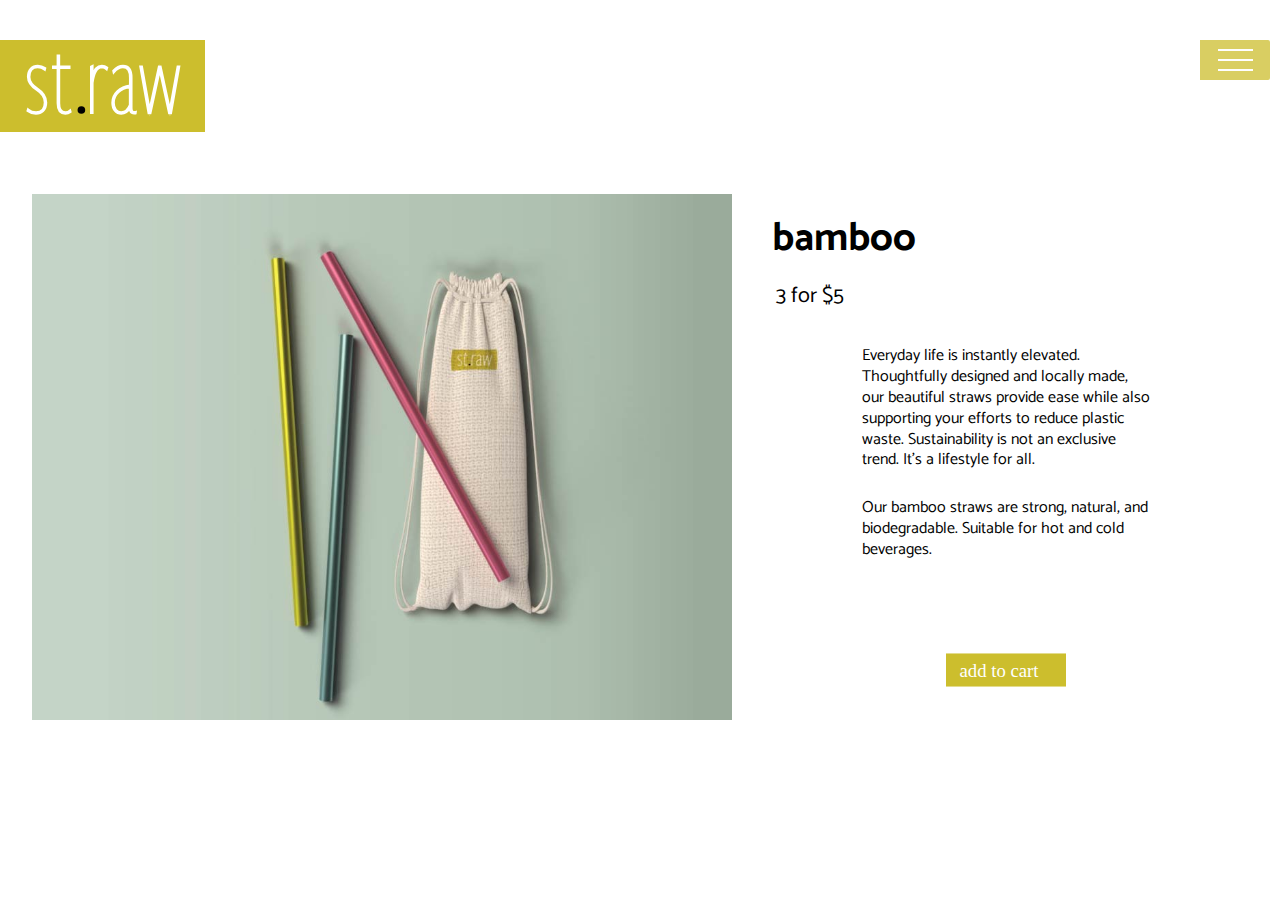
<file: product-bamboo.html>
<!DOCTYPE html>
<html lang="en">
<head>
    <meta charset="UTF-8">
    <meta name="viewport" content="width=device-width, initial-scale=1.0">
    <title>st. raw</title>
    <link rel="stylesheet" href="./assets/css/style-product.css">
    <link rel="stylesheet" media="screen and (min-width: 992px)" href="./assets/css/desktop-product.css">
</head>
<body>

    <header class="header logo-nav-wrapper header-shrink">
        <div>
            <img src="./assets/img/st-raw.svg" alt="saint raw logo" class="logo">
            <!--h1 class="company-title">st. raw</h1-->

        </div>


        <nav>
            <div class="outer-menu">
                <input class="checkbox-toggle" type="checkbox" />
                <div class="hamburger">
                    <div></div>
                </div>
                <div class="menu">
                    <div>
                        <div>
                            <ul>
                                <li><a href="#">home</a></li>
                                <li><a href="#">shop</a></li>
                                <li><a href="#">about</a></li>
                                <li><a href="#">my cart</a></li>
                            </ul>
                        </div>
                    </div>
                </div>
            </div>
        </nav>

    </header>

    <main>
        <div class="products">

            <div class="product-image">
                <img src="./assets/img/metal-product-shot.jpg" alt="">
            </div>

            <h1 class="title"> bamboo</h1>
            <h2 class="price"> 3 for $5</h2>
            <p class="description">Everyday life is instantly elevated. Thoughtfully designed and locally made, our beautiful straws provide ease while also supporting your efforts to reduce plastic waste. Sustainability is not an exclusive trend. It’s a lifestyle for all.
            </p>

            <p class="material-description">
                Our bamboo straws are strong, natural, and biodegradable. Suitable for hot and cold beverages.
            </p>


            <div class="add-to-cart">
                <a href=""><img src="./assets/img/add-to-cart-icon.svg" width="120" height="120" alt="add to cart button">
                </a>
            </div>
        </div>

    </main>



</body>
</html>
</file>
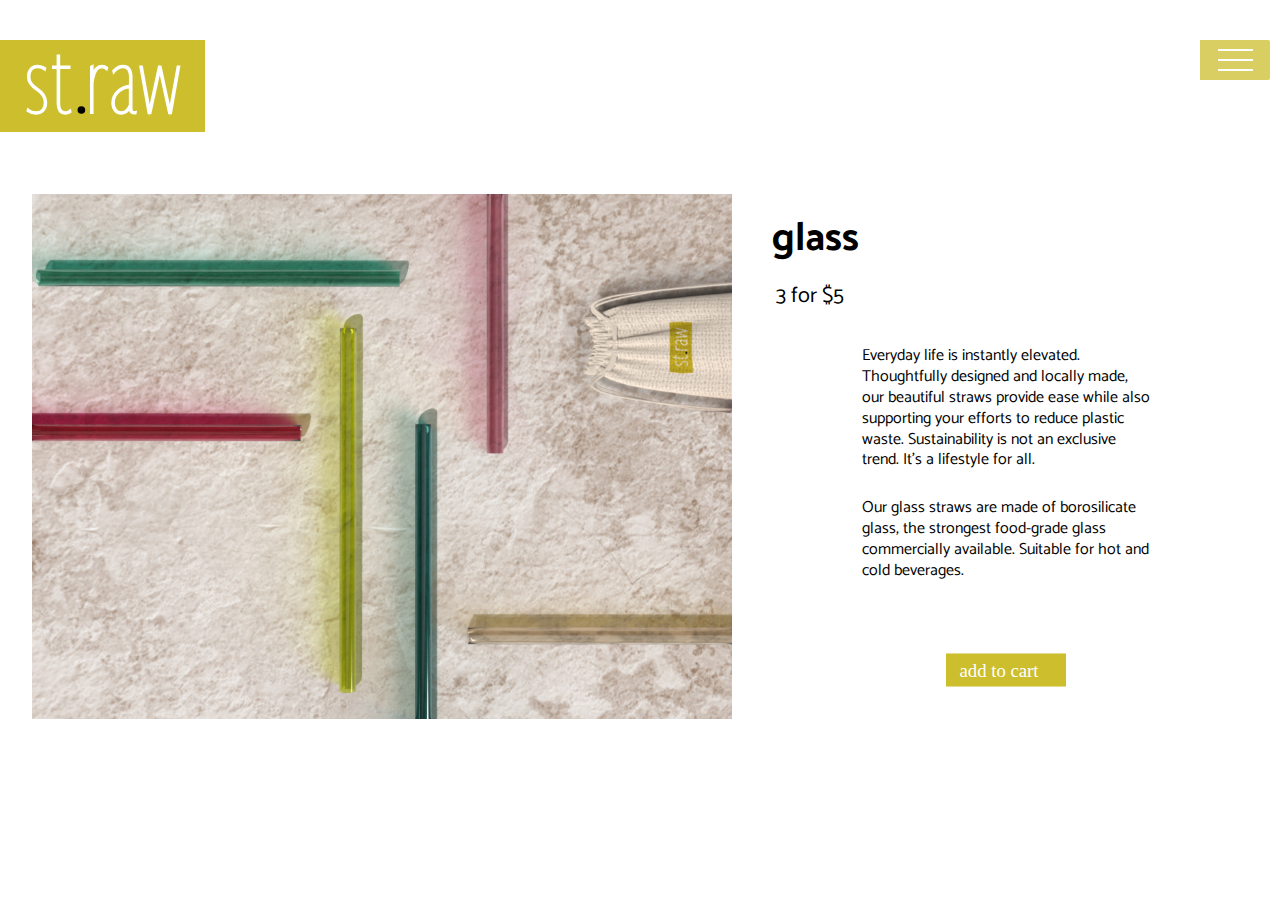
<file: product-glass.html>
<!DOCTYPE html>
<html lang="en">
<head>
    <meta charset="UTF-8">
    <meta name="viewport" content="width=device-width, initial-scale=1.0">
    <title>st. raw</title>
    <link rel="stylesheet" href="./assets/css/style-product.css">
    <link rel="stylesheet" media="screen and (min-width: 992px)" href="./assets/css/desktop-product.css">
</head>
<body>

    <header class="header logo-nav-wrapper header-shrink">
        <div>
            <img src="./assets/img/st-raw.svg" alt="saint raw logo" class="logo">
            <!--h1 class="company-title">st. raw</h1-->

        </div>


        <nav>
            <div class="outer-menu">
                <input class="checkbox-toggle" type="checkbox" />
                <div class="hamburger">
                    <div></div>
                </div>
                <div class="menu">
                    <div>
                        <div>
                            <ul>
                                <li><a href="#">home</a></li>
                                <li><a href="#">shop</a></li>
                                <li><a href="#">about</a></li>
                                <li><a href="#">my cart</a></li>
                            </ul>
                        </div>
                    </div>
                </div>
            </div>
        </nav>

    </header>

    <main>
        <div class="products">

            <div class="product-image">
                <img src="./assets/img/glass-product-shot.jpg" alt="glass straws and a pouch">
            </div>

            <h1 class="title"> glass </h1>
            <h2 class="price"> 3 for $5</h2>
            <p class="description">Everyday life is instantly elevated. Thoughtfully designed and locally made, our beautiful straws provide ease while also supporting your efforts to reduce plastic waste. Sustainability is not an exclusive trend. It’s a lifestyle for all.
            </p>

            <p class="material-description">
                Our glass straws are made of borosilicate glass, the strongest food-grade glass commercially available. Suitable for hot and cold beverages.

            </p>


            <div class="add-to-cart">
                <a href=""><img src="./assets/img/add-to-cart-icon.svg" width="120" height="120" alt="add to cart button">
                </a>
            </div>
        </div>

    </main>



</body>
</html>
</file>
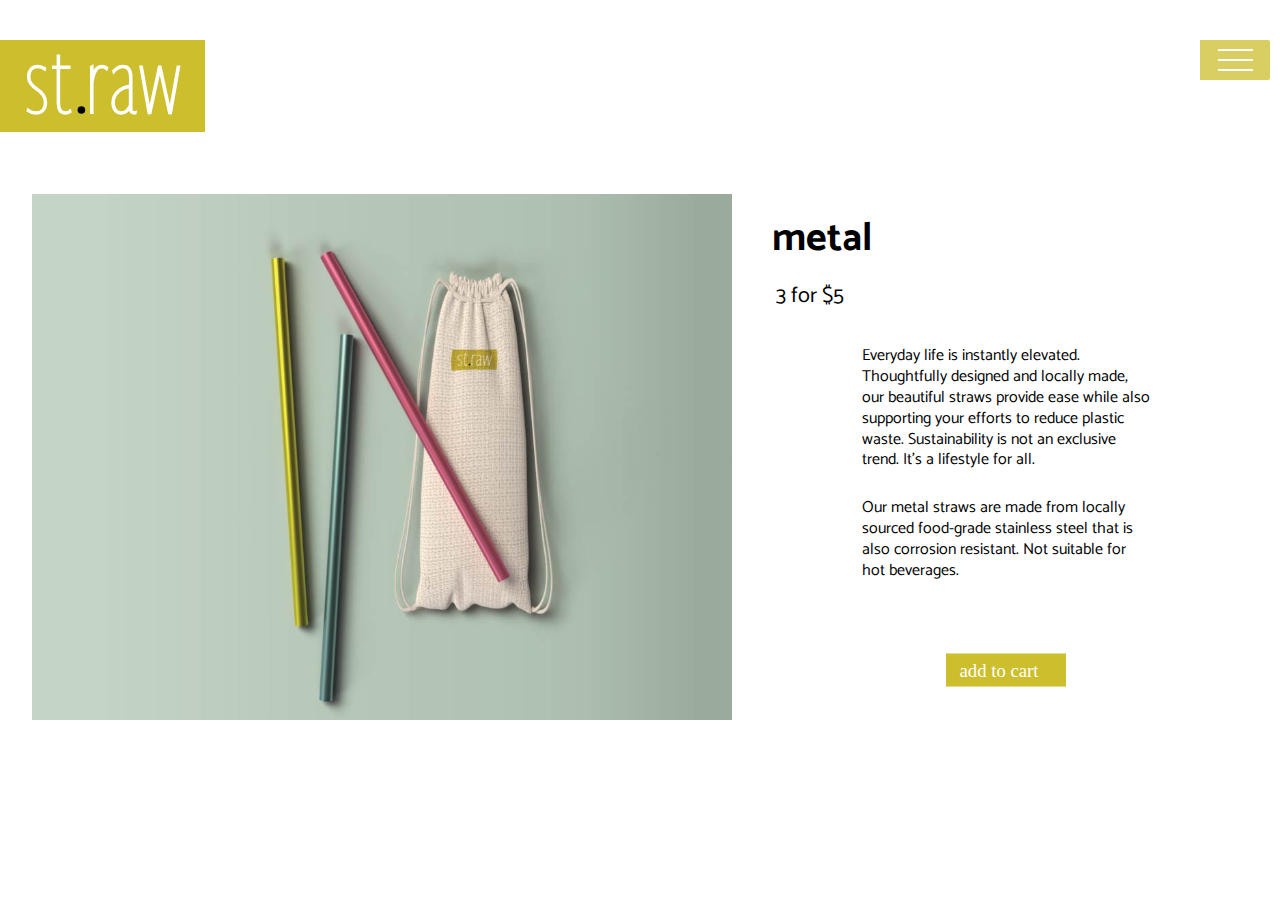
<file: product-metal.html>
<!DOCTYPE html>
<html lang="en">
<head>
    <meta charset="UTF-8">
    <meta name="viewport" content="width=device-width, initial-scale=1.0">
    <title>st. raw</title>
    <link rel="stylesheet" href="./assets/css/style-product.css">
    <link rel="stylesheet" media="screen and (min-width: 992px)" href="./assets/css/desktop-product.css">
</head>
<body>

    <header class="header logo-nav-wrapper header-shrink">
        <div>
            <img src="./assets/img/st-raw.svg" alt="saint raw logo" class="logo">
            <!--h1 class="company-title">st. raw</h1-->

        </div>


        <nav>
            <div class="outer-menu">
                <input class="checkbox-toggle" type="checkbox" />
                <div class="hamburger">
                    <div></div>
                </div>
                <div class="menu">
                    <div>
                        <div>
                            <ul>
                                <li><a href="#">home</a></li>
                                <li><a href="#">shop</a></li>
                                <li><a href="#">about</a></li>
                                <li><a href="#">my cart</a></li>
                            </ul>
                        </div>
                    </div>
                </div>
            </div>
        </nav>

    </header>

    <main>
        <div class="products">

            <div class="product-image">
                <img src="./assets/img/metal-product-shot.jpg" alt="3 metal straws and a pouch">
            </div>

            <h1 class="title"> metal</h1>
            <h2 class="price"> 3 for $5</h2>
            <p class="description">Everyday life is instantly elevated. Thoughtfully designed and locally made, our beautiful straws provide ease while also supporting your efforts to reduce plastic waste. Sustainability is not an exclusive trend. It’s a lifestyle for all.
            </p>

            <p class="material-description">
                Our metal straws are made from locally sourced food-grade stainless steel that is also corrosion resistant. Not suitable for hot beverages.
            </p>


            <div class="add-to-cart">
                <a href=""><img src="./assets/img/add-to-cart-icon.svg" width="120" height="120" alt="add to cart button">
                </a>
            </div>
        </div>

    </main>



</body>
</html>
</file>
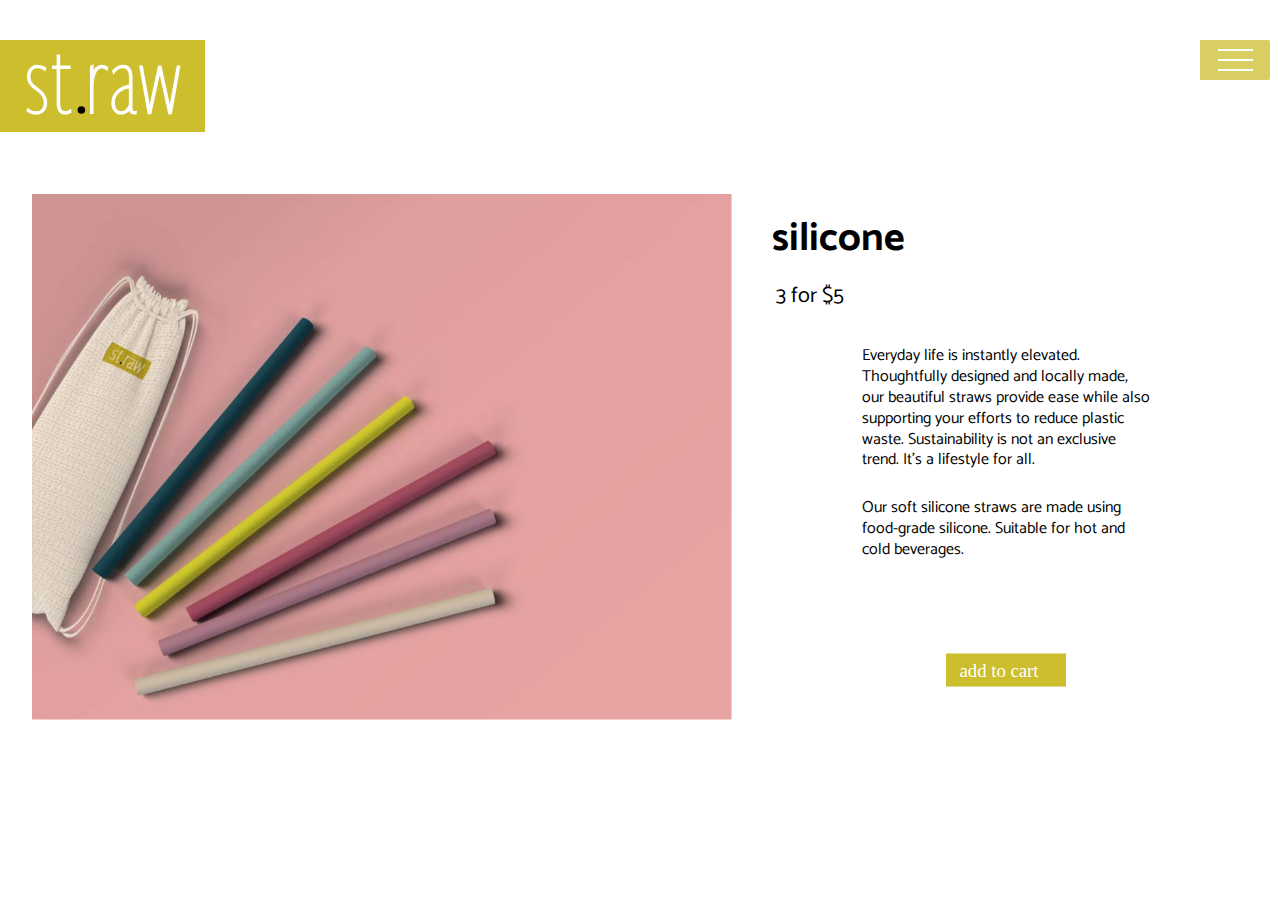
<file: product-silicone.html>
<!DOCTYPE html>
<html lang="en">
<head>
    <meta charset="UTF-8">
    <meta name="viewport" content="width=device-width, initial-scale=1.0">
    <title>st. raw</title>
    <link rel="stylesheet" href="./assets/css/style-product.css">
    <link rel="stylesheet" media="screen and (min-width: 992px)" href="./assets/css/desktop-product.css">
</head>
<body>

    <header class="header logo-nav-wrapper header-shrink">
        <div>
            <img src="./assets/img/st-raw.svg" alt="saint raw logo" class="logo">
            <!--h1 class="company-title">st. raw</h1-->

        </div>


        <nav>
            <div class="outer-menu">
                <input class="checkbox-toggle" type="checkbox" />
                <div class="hamburger">
                    <div></div>
                </div>
                <div class="menu">
                    <div>
                        <div>
                            <ul>
                                <li><a href="#">home</a></li>
                                <li><a href="#">shop</a></li>
                                <li><a href="#">about</a></li>
                                <li><a href="#">my cart</a></li>
                            </ul>
                        </div>
                    </div>
                </div>
            </div>
        </nav>

    </header>

    <main>
        <div class="products">

            <div class="product-image">
                <img src="./assets/img/silicone-product-shot.jpg" alt="silicone straws and a pouch">
            </div>

            <h1 class="title"> silicone</h1>
            <h2 class="price"> 3 for $5</h2>
            <p class="description">Everyday life is instantly elevated. Thoughtfully designed and locally made, our beautiful straws provide ease while also supporting your efforts to reduce plastic waste. Sustainability is not an exclusive trend. It’s a lifestyle for all.
            </p>

            <p class="material-description">
                Our soft silicone straws are made using food-grade silicone. Suitable for hot and cold beverages.
            </p>


            <div class="add-to-cart">
                <a href=""><img src="./assets/img/add-to-cart-icon.svg" width="120" height="120" alt="add to cart button">
                </a>
            </div>
        </div>

    </main>



</body>
</html>
</file>
<file: assets/css/style-product.css>
@import url('https://fonts.googleapis.com/css2?family=Catamaran:wght@100;200&family=Oxygen:wght@300&display=swap');

html {
  scroll-behavior: smooth;
}

body {
  background: #ffffff;
  margin: 0;
  padding: 0;
}

.header {
  display: grid;
  grid-template-columns: 1fr 1fr;
}

.logo {
  width: 40%;
  margin-top: 30px;
}

.logo-nav-wrapper {
  position: sticky;
  position: -webkit-sticky;
  top: 0;
  z-index: 3;
  background: #fff;
}

.logo-nav-wrapper.header-shrink {
  padding: 10px 0;
}

.products {
  display: grid;
  grid-template-columns: 1fr;
  grid-template-rows: 1fr 1fr 1fr 1fr;
}

.title {
  grid-column: 1 / 2;
  grid-row: 2 / 3;
  margin-top: 3.5em;
  margin-left: 1em;
  font-family: 'Catamaran', sans-serif;
  font-size: 28px;
}

.price {
  grid-column: 1 / 2;
  grid-row: 2 / 3;
  margin-top: 8.5em;
  margin-left: 2em;
  font-family: 'Catamaran', sans-serif;
  font-size: 16px;
  font-weight: normal;
}

.product-image {
  /* place-self: center; */
  grid-column: 1 / 2;
  grid-row: 1 / 3;
}
.product-image img {
  margin-top: 2em;
  width: 100%;
}

.description {
  grid-column: 1 / 2;
  grid-row: 2 / 4;
  margin-top: 14em;
  margin-left: auto;
  margin-right: auto;
  width: 18em;
  font-family: 'Catamaran', sans-serif;
  font-size: 13px;
  line-height: 1.3;
}

.material-description {
  grid-column: 1 / 2;
  grid-row: 3 / 4;
  margin-top: 9em;
  margin-left: auto;
  margin-right: auto;
  width: 18em;
  font-family: 'Catamaran', sans-serif;
  font-size: 13px;
  line-height: 1.3;
}

.add-to-cart {
  grid-column: 1 / 2;
  grid-row: 4 / 5;
  margin-top: -4em;
  place-self: center;
}

/*navigation-style*/
.flex-center {
  display: -webkit-box;
  display: flex;
  -webkit-box-align: center;
  align-items: center;
  -webkit-box-pack: center;
  justify-content: center;
}

a,
a:visited,
a:hover,
a:active {
  color: inherit;
  text-decoration: none;
}

.outer-menu {
  position: fixed;
  margin-top: 30px;
  right: 10px;
  z-index: 1;
}
.outer-menu .checkbox-toggle {
  position: absolute;
  top: 0;
  right: 0;
  z-index: 2;
  cursor: pointer;
  width: 60px;
  height: 60px;
  opacity: 0;
}
.outer-menu .checkbox-toggle:checked + .hamburger > div {
  transform: rotate(135deg);
}

.outer-menu .checkbox-toggle:checked + .hamburger > div:before,
.outer-menu .checkbox-toggle:checked + .hamburger > div:after {
  top: 0;
  transform: rotate(90deg);
}
.outer-menu .checkbox-toggle:checked + .hamburger > div:after {
  opacity: 0;
}
.outer-menu .checkbox-toggle:checked ~ .menu {
  pointer-events: auto;
  visibility: visible;
}
.outer-menu .checkbox-toggle:checked ~ .menu > div {
  transform: scale(1);
  transition-duration: 0.75s;
}
.outer-menu .checkbox-toggle:checked ~ .menu > div > div {
  opacity: 1;
  transition: opacity 0.4s ease 0.4s;
}
.outer-menu .checkbox-toggle:hover + .hamburger {
  box-shadow: inset 0 0 10px rgba(0, 0, 0, 0.1);
}
.outer-menu .checkbox-toggle:checked:hover + .hamburger > div {
  transform: rotate(225deg);
}
.outer-menu .hamburger {
  position: absolute;
  margin-top: 0;
  right: 0;
  z-index: 1;
  width: 70px;
  height: 40px;
  margin-right: 0;
  background: rgba(204, 190, 45, 0.75);
  border-radius: 0 0.12em 0.12em 0;
  cursor: pointer;
  transition: box-shadow 0.2s ease;
  backface-visibility: hidden;
  display: -webkit-box;
  display: flex;
  -webkit-box-align: center;
  align-items: center;
  -webkit-box-pack: center;
  justify-content: center;
}

.outer-menu .hamburger > div {
  position: relative;
  -webkit-box-flex: 0;
  flex: none;
  width: 50%;
  height: 2px;
  background: #fefefe;
  transition: all 0.2s ease;
  display: -webkit-box;
  display: flex;
  -webkit-box-align: center;
  align-items: center;
  -webkit-box-pack: center;
  justify-content: center;
}
.outer-menu .hamburger > div:before,
.outer-menu .hamburger > div:after {
  content: '';
  position: absolute;
  z-index: 1;
  top: -10px;
  right: 0;
  width: 100%;
  height: 2px;
  background: inherit;
  transition: all 0.4s ease;
}
.outer-menu .hamburger > div:after {
  top: 10px;
}
.outer-menu .menu {
  position: fixed;
  top: 0;
  right: 0;
  width: 100%;
  height: 100%;
  pointer-events: none;
  visibility: hidden;
  overflow: hidden;
  backface-visibility: hidden;
  outline: 1px solid transparent;
  display: -webkit-box;
  display: flex;
  -webkit-box-align: center;
  align-items: center;
  -webkit-box-pack: center;
  justify-content: center;
}
.outer-menu .menu > div {
  width: 200vw;
  height: 200vw;
  color: #fefefe;
  background: rgba(204, 190, 45, 0.97);
  border-radius: 50%;
  transition: all 0.4s ease;
  -webkit-box-flex: 0;
  flex: none;
  transform: scale(0);
  backface-visibility: hidden;
  overflow: hidden;
  display: -webkit-box;
  display: flex;
  -webkit-box-align: center;
  align-items: center;
  -webkit-box-pack: center;
  justify-content: center;
}
.outer-menu .menu > div > div {
  text-align: center;
  max-width: 90vw;
  max-height: 100vh;
  opacity: 0;
  transition: opacity 0.4s ease;
  overflow-y: auto;
  -webkit-box-flex: 0;
  flex: none;
  display: -webkit-box;
  display: flex;
  -webkit-box-align: center;
  align-items: center;
  -webkit-box-pack: center;
  justify-content: center;
}
.outer-menu .menu > div > div > ul {
  list-style: none;
  padding: 0 1em;
  margin: 0;
  display: block;
  max-height: 100vh;
}
.outer-menu .menu > div > div > ul > li {
  padding: 0;
  margin: 1em;
  font-size: 30px;
  display: block;
}
.outer-menu .menu > div > div > ul > li > a {
  position: relative;
  display: inline;
  cursor: pointer;
  transition: color 0.4s ease;
}
.outer-menu .menu > div > div > ul > li > a:hover {
  color: #e5e5e5;
}
.outer-menu .menu > div > div > ul > li > a:hover:after {
  width: 100%;
}
.outer-menu .menu > div > div > ul > li > a:after {
  content: '';
  position: absolute;
  z-index: 1;
  bottom: -0.15em;
  right: 0;
  width: 0;
  height: 2px;
  background: #e5e5e5;
  transition: width 0.4s ease;
}

li {
  display: inline;
  padding-right: 10px;
}
/*navigation-style-end*/
</file>
<file: assets/css/desktop-product.css>
@import url('https://fonts.googleapis.com/css2?family=Catamaran:wght@100;200&family=Oxygen:wght@300&display=swap');

html {
  scroll-behavior: smooth;
}

body {
  background: #ffffff;
  margin: 0;
  padding: 0;
}

.header {
  display: grid;
  grid-template-columns: 20% 20% 20% 20% 20%;
  gap: 25px;
}

.logo {
  width: 80%;
  margin-top: 30px;
}

.logo-nav-wrapper {
  position: sticky;
  position: -webkit-sticky;
  top: 0;
  z-index: 3;
  background: #fff;
}

.logo-nav-wrapper.header-shrink {
  padding: 10px 0;
}

.products {
  display: grid;
  grid-template-columns: 1fr 1fr;
  grid-template-rows: 1fr 80px;
}

.title {
  grid-column: 2 / 2;
  grid-row: 1 / 1;
  margin-top: 1.5em;
  font-family: 'Catamaran', sans-serif;
  font-size: 40px;
}

.price {
  grid-column: 2 / 2;
  grid-row: 1 / 1;
  margin-top: 6em;
  font-family: 'Catamaran', sans-serif;
  font-size: 22px;
}

.product-image {
  /* place-self: center; */
  grid-column: 1 / 1;
  grid-row: 1 / 1;
}
.product-image img {
  margin-top: 3em;
  margin-left: 2em;
  width: 700px;
}

.description {
  grid-column: 2 / 2;
  grid-row: 1 / 1;
  margin-top: 12.5em;
  font-family: 'Catamaran', sans-serif;
  font-size: 16px;
}

.material-description {
  grid-column: 2 / 2;
  grid-row: 1 / 1;
  margin-top: 22em;
  font-family: 'Catamaran', sans-serif;
  font-size: 16px;
}

.add-to-cart {
  grid-column: 2 / 2;
  grid-row: 1 / 1;
  margin-top: 29em;
}

/*navigation-style*/
.flex-center {
  display: -webkit-box;
  display: flex;
  -webkit-box-align: center;
  align-items: center;
  -webkit-box-pack: center;
  justify-content: center;
}

a,
a:visited,
a:hover,
a:active {
  color: inherit;
  text-decoration: none;
}

.outer-menu {
  position: fixed;
  margin-top: 30px;
  right: 10px;
  z-index: 1;
}
.outer-menu .checkbox-toggle {
  position: absolute;
  top: 0;
  right: 0;
  z-index: 2;
  cursor: pointer;
  width: 60px;
  height: 60px;
  opacity: 0;
}
.outer-menu .checkbox-toggle:checked + .hamburger > div {
  transform: rotate(135deg);
}

.outer-menu .checkbox-toggle:checked + .hamburger > div:before,
.outer-menu .checkbox-toggle:checked + .hamburger > div:after {
  top: 0;
  transform: rotate(90deg);
}
.outer-menu .checkbox-toggle:checked + .hamburger > div:after {
  opacity: 0;
}
.outer-menu .checkbox-toggle:checked ~ .menu {
  pointer-events: auto;
  visibility: visible;
}
.outer-menu .checkbox-toggle:checked ~ .menu > div {
  transform: scale(1);
  transition-duration: 0.75s;
}
.outer-menu .checkbox-toggle:checked ~ .menu > div > div {
  opacity: 1;
  transition: opacity 0.4s ease 0.4s;
}
.outer-menu .checkbox-toggle:hover + .hamburger {
  box-shadow: inset 0 0 10px rgba(0, 0, 0, 0.1);
}
.outer-menu .checkbox-toggle:checked:hover + .hamburger > div {
  transform: rotate(225deg);
}
.outer-menu .hamburger {
  position: absolute;
  margin-top: 0;
  right: 0;
  z-index: 1;
  width: 70px;
  height: 40px;
  margin-right: 0;
  background: rgba(204, 190, 45, 0.75);
  border-radius: 0 0.12em 0.12em 0;
  cursor: pointer;
  transition: box-shadow 0.2s ease;
  backface-visibility: hidden;
  display: -webkit-box;
  display: flex;
  -webkit-box-align: center;
  align-items: center;
  -webkit-box-pack: center;
  justify-content: center;
}

.outer-menu .hamburger > div {
  position: relative;
  -webkit-box-flex: 0;
  flex: none;
  width: 50%;
  height: 2px;
  background: #fefefe;
  transition: all 0.2s ease;
  display: -webkit-box;
  display: flex;
  -webkit-box-align: center;
  align-items: center;
  -webkit-box-pack: center;
  justify-content: center;
}
.outer-menu .hamburger > div:before,
.outer-menu .hamburger > div:after {
  content: '';
  position: absolute;
  z-index: 1;
  top: -10px;
  right: 0;
  width: 100%;
  height: 2px;
  background: inherit;
  transition: all 0.4s ease;
}
.outer-menu .hamburger > div:after {
  top: 10px;
}
.outer-menu .menu {
  position: fixed;
  top: 0;
  right: 0;
  width: 100%;
  height: 100%;
  pointer-events: none;
  visibility: hidden;
  overflow: hidden;
  backface-visibility: hidden;
  outline: 1px solid transparent;
  display: -webkit-box;
  display: flex;
  -webkit-box-align: center;
  align-items: center;
  -webkit-box-pack: center;
  justify-content: center;
}
.outer-menu .menu > div {
  width: 200vw;
  height: 200vw;
  color: #fefefe;
  background: rgba(204, 190, 45, 0.97);
  border-radius: 50%;
  transition: all 0.4s ease;
  -webkit-box-flex: 0;
  flex: none;
  transform: scale(0);
  backface-visibility: hidden;
  overflow: hidden;
  display: -webkit-box;
  display: flex;
  -webkit-box-align: center;
  align-items: center;
  -webkit-box-pack: center;
  justify-content: center;
}
.outer-menu .menu > div > div {
  text-align: center;
  max-width: 90vw;
  max-height: 100vh;
  opacity: 0;
  transition: opacity 0.4s ease;
  overflow-y: auto;
  -webkit-box-flex: 0;
  flex: none;
  display: -webkit-box;
  display: flex;
  -webkit-box-align: center;
  align-items: center;
  -webkit-box-pack: center;
  justify-content: center;
}
.outer-menu .menu > div > div > ul {
  list-style: none;
  padding: 0 1em;
  margin: 0;
  display: block;
  max-height: 100vh;
}
.outer-menu .menu > div > div > ul > li {
  padding: 0;
  margin: 1em;
  font-size: 30px;
  display: block;
}
.outer-menu .menu > div > div > ul > li > a {
  position: relative;
  display: inline;
  cursor: pointer;
  transition: color 0.4s ease;
}
.outer-menu .menu > div > div > ul > li > a:hover {
  color: #e5e5e5;
}
.outer-menu .menu > div > div > ul > li > a:hover:after {
  width: 100%;
}
.outer-menu .menu > div > div > ul > li > a:after {
  content: '';
  position: absolute;
  z-index: 1;
  bottom: -0.15em;
  right: 0;
  width: 0;
  height: 2px;
  background: #e5e5e5;
  transition: width 0.4s ease;
}

li {
  display: inline;
  padding-right: 10px;
}
/*navigation-style-end*/
</file>
